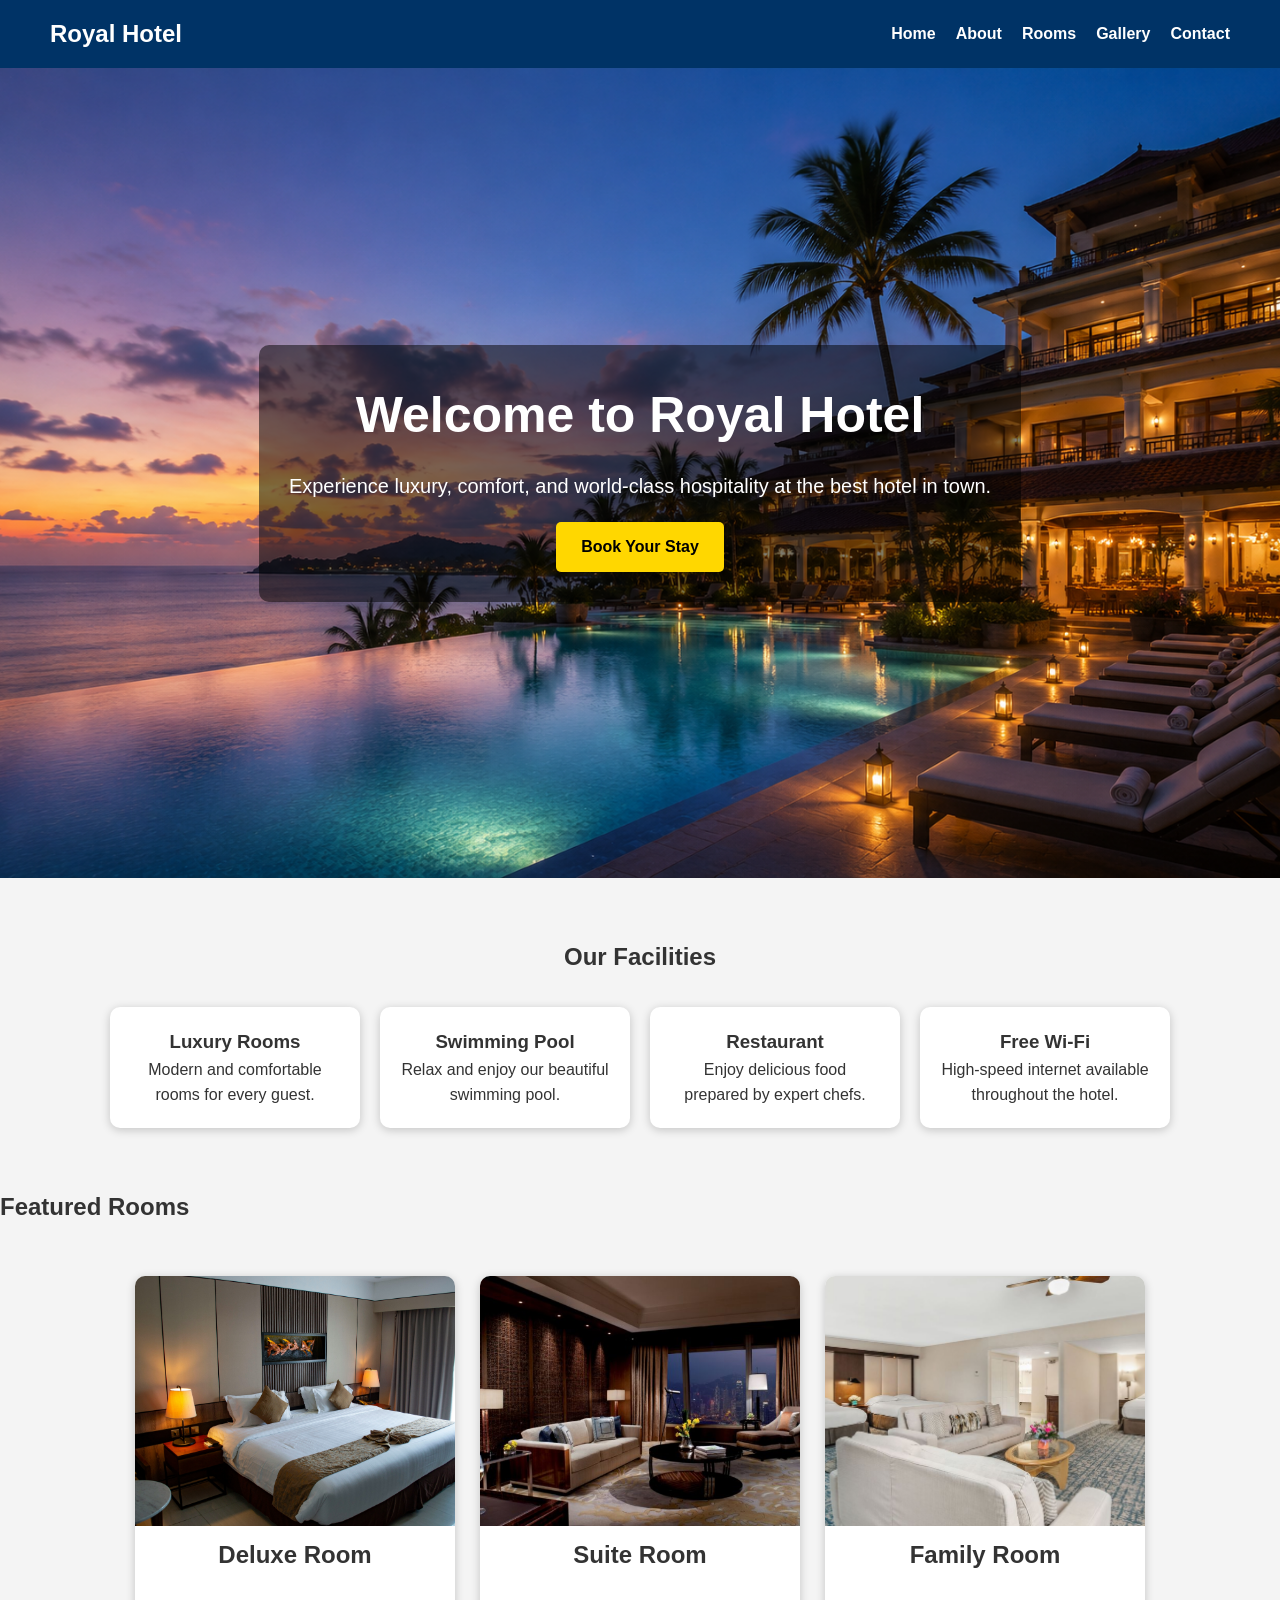
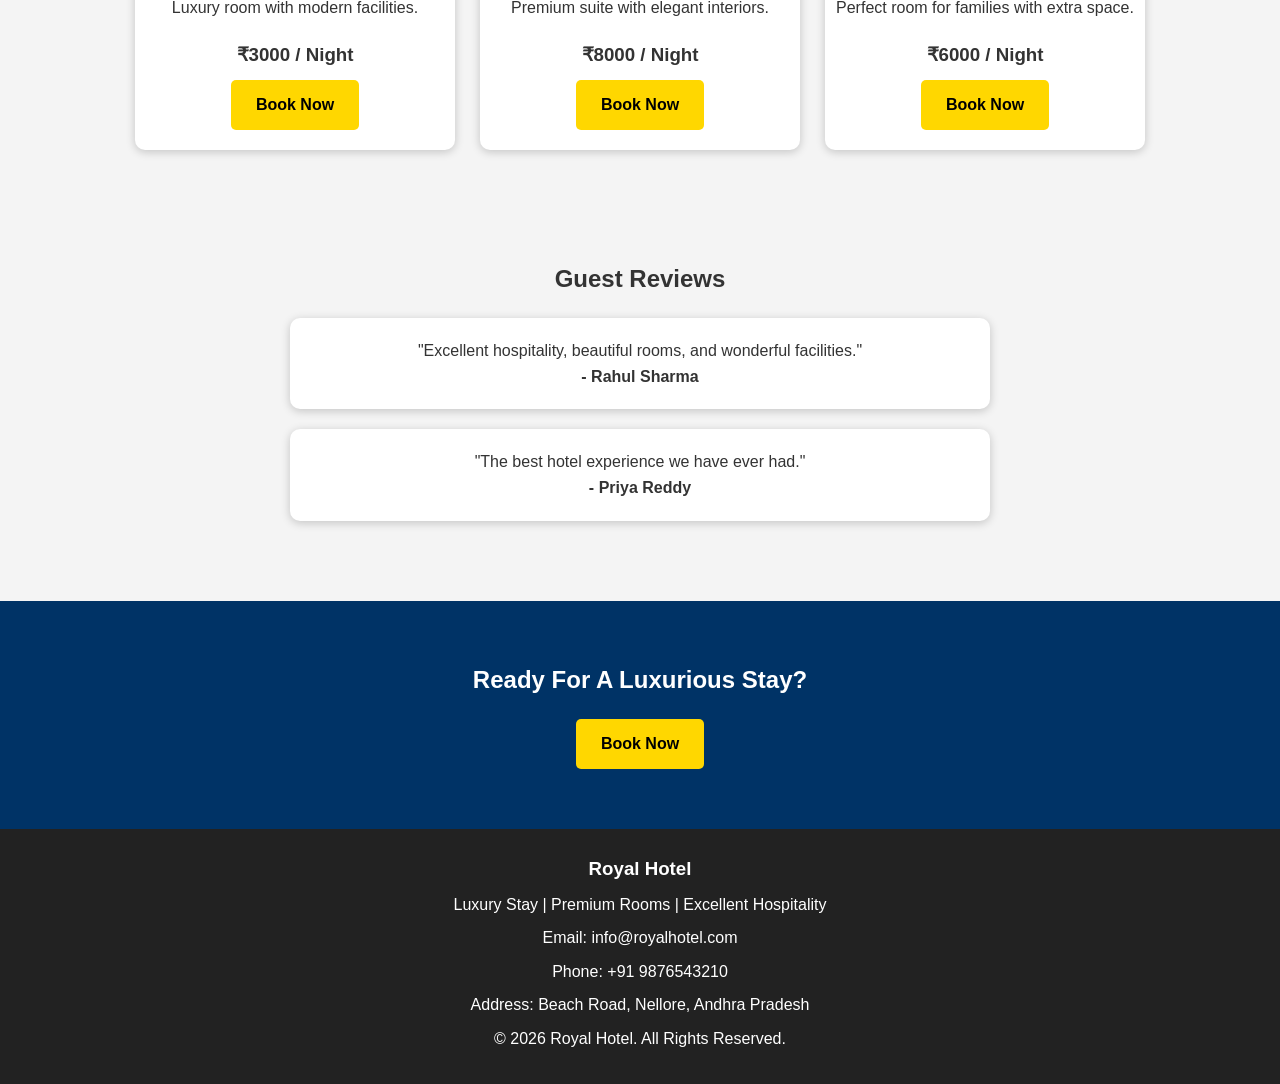
<file: index.html>
<!DOCTYPE html>
<html lang="en">

<head>
    <meta charset="UTF-8">
    <meta name="viewport" content="width=device-width, initial-scale=1.0">

    <title>Royal Hotel - Luxury Stay</title>

    <meta name="description"
        content="Royal Hotel offers luxury rooms, family rooms, swimming pool, restaurant and premium hospitality.">

    <meta name="keywords"
        content="hotel, luxury hotel, rooms, family room, booking, accommodation">

    <link rel="stylesheet" href="css/style.css">
</head>

<body>

    <!-- Navigation Bar -->

    <nav>

        <div class="logo">
            <h2>Royal Hotel</h2>
        </div>

        <ul>
            <li><a href="index.html">Home</a></li>
            <li><a href="about.html">About</a></li>
            <li><a href="rooms.html">Rooms</a></li>
            <li><a href="gallery.html">Gallery</a></li>
            <li><a href="contact.html">Contact</a></li>
        </ul>

    </nav>

    <!-- Hero Section -->

    <section class="hero">

        <div class="hero-content">

            <h1>Welcome to Royal Hotel</h1>

            <p>
                Experience luxury, comfort, and world-class hospitality
                at the best hotel in town.
            </p>

            <a href="contact.html" class="btn">
                Book Your Stay
            </a>

        </div>

    </section>

    <!-- Facilities Section -->

    <section class="facilities">

        <h2>Our Facilities</h2>

        <div class="facility-container">

            <div class="facility-card">
                <h3>Luxury Rooms</h3>
                <p>Modern and comfortable rooms for every guest.</p>
            </div>

            <div class="facility-card">
                <h3>Swimming Pool</h3>
                <p>Relax and enjoy our beautiful swimming pool.</p>
            </div>

            <div class="facility-card">
                <h3>Restaurant</h3>
                <p>Enjoy delicious food prepared by expert chefs.</p>
            </div>

            <div class="facility-card">
                <h3>Free Wi-Fi</h3>
                <p>High-speed internet available throughout the hotel.</p>
            </div>

        </div>

    </section>

    <!-- Featured Rooms -->

    <section class="featured-rooms">

        <h2>Featured Rooms</h2>

        <div class="room-container">

            <div class="room-card">

                <img src="images/deluxe-room.jpg"
                    alt="Deluxe Room">

                <h2>Deluxe Room</h2>

                <p>Luxury room with modern facilities.</p>

                <h3>₹3000 / Night</h3>

                <a href="contact.html" class="btn">
                    Book Now
                </a>

            </div>

            <div class="room-card">

                <img src="images/suite-room.jpg"
                    alt="Suite Room">

                <h2>Suite Room</h2>

                <p>Premium suite with elegant interiors.</p>

                <h3>₹8000 / Night</h3>

                <a href="contact.html" class="btn">
                    Book Now
                </a>

            </div>

            <div class="room-card">

                <img src="images/family-room.jpg"
                    alt="Family Room">

                <h2>Family Room</h2>

                <p>Perfect room for families with extra space.</p>

                <h3>₹6000 / Night</h3>

                <a href="contact.html" class="btn">
                    Book Now
                </a>

            </div>

        </div>

    </section>

    <!-- Reviews -->

    <section class="reviews">

        <h2>Guest Reviews</h2>

        <div class="review-box">

            <p>
                "Excellent hospitality, beautiful rooms,
                and wonderful facilities."
            </p>

            <h4>- Rahul Sharma</h4>

        </div>

        <div class="review-box">

            <p>
                "The best hotel experience we have ever had."
            </p>

            <h4>- Priya Reddy</h4>

        </div>

    </section>

    <!-- Call To Action -->

    <section class="cta">

        <h2>Ready For A Luxurious Stay?</h2>

        <a href="contact.html" class="btn">
            Book Now
        </a>

    </section>

    <!-- Footer -->

    <footer>

        <h3>Royal Hotel</h3>

        <p>Luxury Stay | Premium Rooms | Excellent Hospitality</p>

        <p>Email: info@royalhotel.com</p>

        <p>Phone: +91 9876543210</p>

        <p>Address: Beach Road, Nellore, Andhra Pradesh</p>

        <p>&copy; 2026 Royal Hotel. All Rights Reserved.</p>

    </footer>

    <script src="js/script.js"></script>

</body>

</html>
</file>
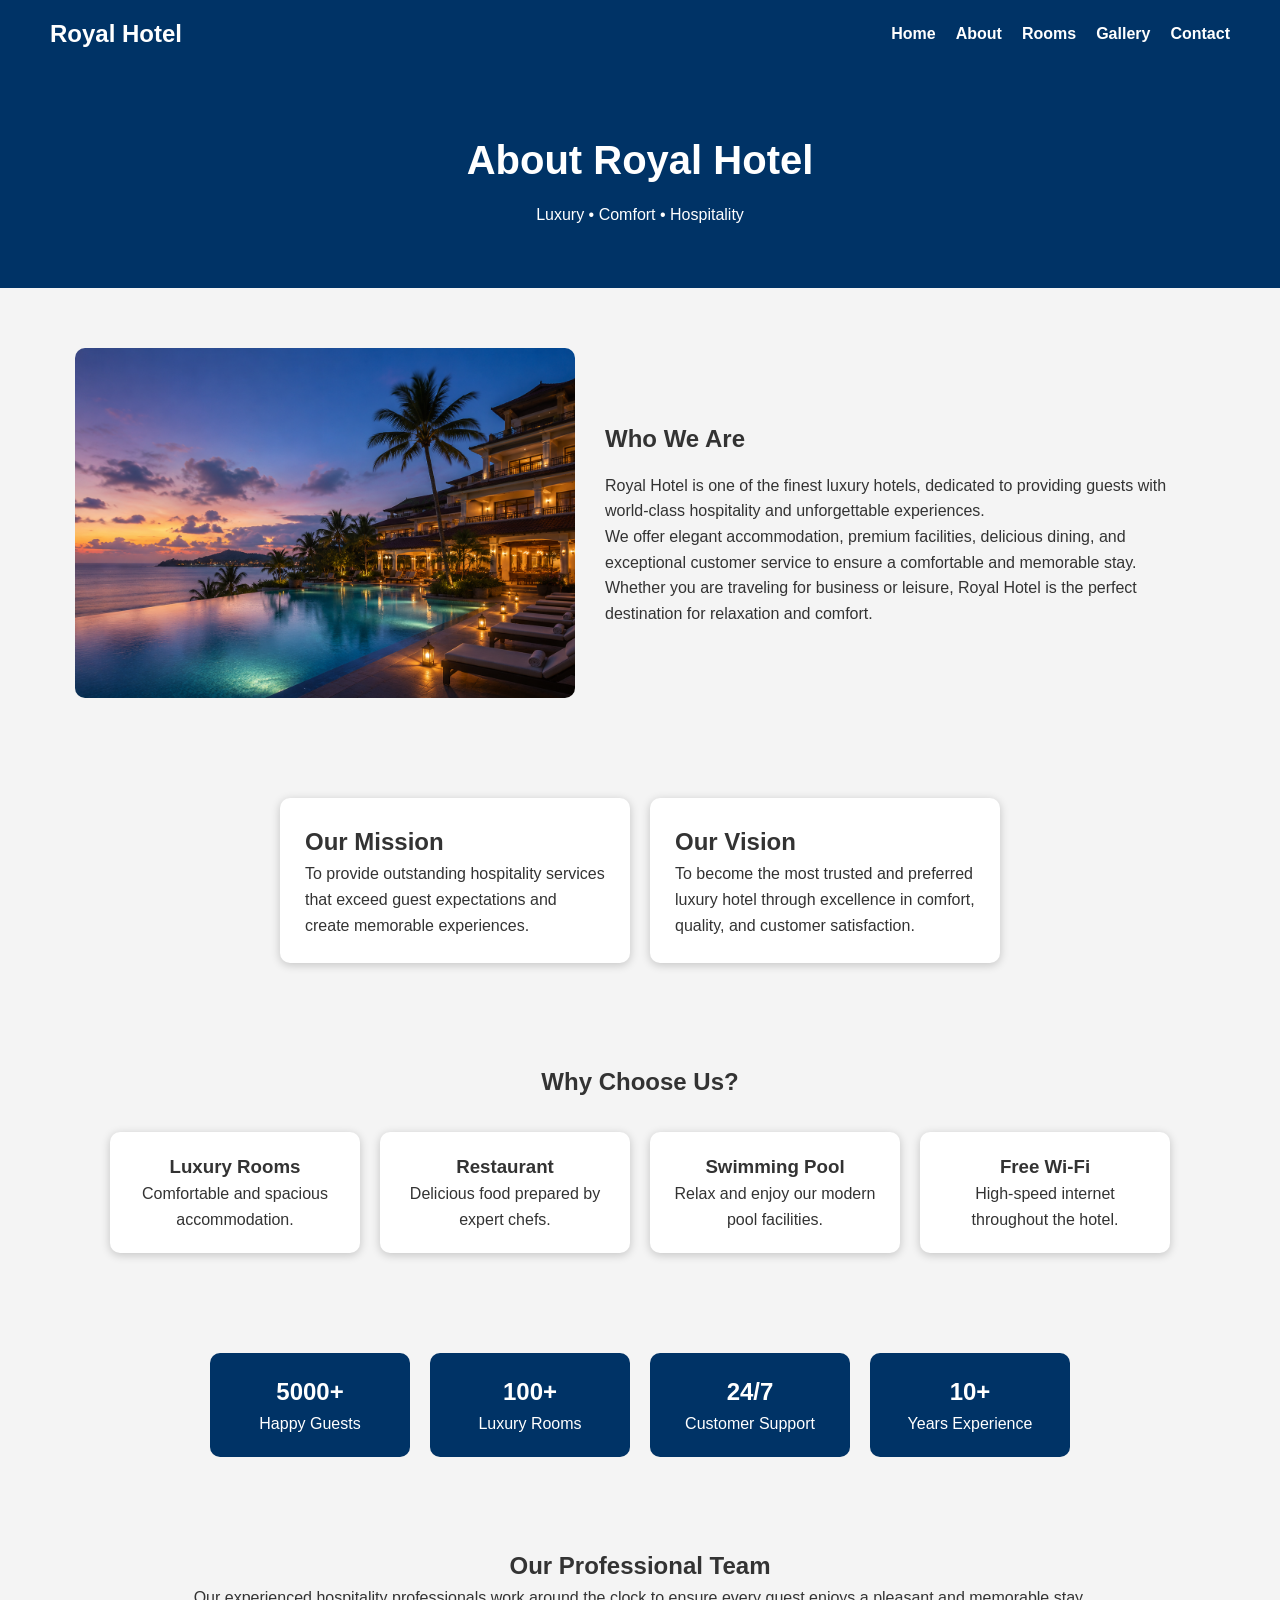
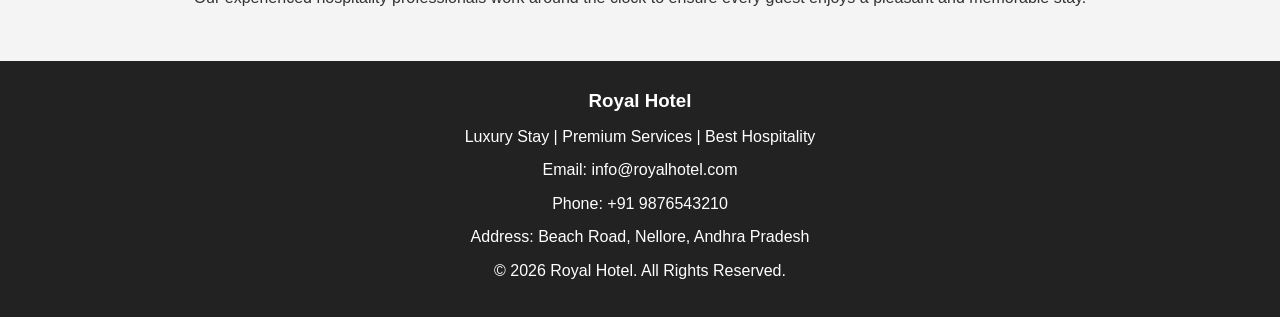
<file: about.html>
<!DOCTYPE html>
<html lang="en">

<head>
    <meta charset="UTF-8">
    <meta name="viewport" content="width=device-width, initial-scale=1.0">

    <title>About Us - Royal Hotel</title>

    <meta name="description"
        content="Learn more about Royal Hotel, our mission, vision and hospitality services.">

    <meta name="keywords"
        content="about hotel, luxury hotel, hospitality, accommodation">

    <link rel="stylesheet" href="css/style.css">
</head>

<body>

    <!-- Navigation -->

    <nav>

        <div class="logo">
            <h2>Royal Hotel</h2>
        </div>

        <ul>
            <li><a href="index.html">Home</a></li>
            <li><a href="about.html">About</a></li>
            <li><a href="rooms.html">Rooms</a></li>
            <li><a href="gallery.html">Gallery</a></li>
            <li><a href="contact.html">Contact</a></li>
        </ul>

    </nav>

    <!-- Banner -->

    <section class="page-banner">

        <h1>About Royal Hotel</h1>

        <p>Luxury • Comfort • Hospitality</p>

    </section>

    <!-- About Section -->

    <section class="about-section">

        <div class="about-image">

            <img src="images/hotel-banner.jpg"
                alt="Royal Hotel Building">

        </div>

        <div class="about-content">

            <h2>Who We Are</h2>

            <p>
                Royal Hotel is one of the finest luxury hotels,
                dedicated to providing guests with world-class
                hospitality and unforgettable experiences.
            </p>

            <p>
                We offer elegant accommodation, premium facilities,
                delicious dining, and exceptional customer service
                to ensure a comfortable and memorable stay.
            </p>

            <p>
                Whether you are traveling for business or leisure,
                Royal Hotel is the perfect destination for relaxation
                and comfort.
            </p>

        </div>

    </section>

    <!-- Mission & Vision -->

    <section class="mission-vision">

        <div class="card">

            <h2>Our Mission</h2>

            <p>
                To provide outstanding hospitality services that
                exceed guest expectations and create memorable
                experiences.
            </p>

        </div>

        <div class="card">

            <h2>Our Vision</h2>

            <p>
                To become the most trusted and preferred luxury
                hotel through excellence in comfort, quality,
                and customer satisfaction.
            </p>

        </div>

    </section>

    <!-- Why Choose Us -->

    <section class="facilities">

        <h2>Why Choose Us?</h2>

        <div class="facility-container">

            <div class="facility-card">
                <h3>Luxury Rooms</h3>
                <p>Comfortable and spacious accommodation.</p>
            </div>

            <div class="facility-card">
                <h3>Restaurant</h3>
                <p>Delicious food prepared by expert chefs.</p>
            </div>

            <div class="facility-card">
                <h3>Swimming Pool</h3>
                <p>Relax and enjoy our modern pool facilities.</p>
            </div>

            <div class="facility-card">
                <h3>Free Wi-Fi</h3>
                <p>High-speed internet throughout the hotel.</p>
            </div>

        </div>

    </section>

    <!-- Statistics -->

    <section class="stats">

        <div class="stat-box">
            <h2>5000+</h2>
            <p>Happy Guests</p>
        </div>

        <div class="stat-box">
            <h2>100+</h2>
            <p>Luxury Rooms</p>
        </div>

        <div class="stat-box">
            <h2>24/7</h2>
            <p>Customer Support</p>
        </div>

        <div class="stat-box">
            <h2>10+</h2>
            <p>Years Experience</p>
        </div>

    </section>

    <!-- Team -->

    <section class="team">

        <h2>Our Professional Team</h2>

        <p>
            Our experienced hospitality professionals work
            around the clock to ensure every guest enjoys
            a pleasant and memorable stay.
        </p>

    </section>

    <!-- Footer -->

    <footer>

        <h3>Royal Hotel</h3>

        <p>Luxury Stay | Premium Services | Best Hospitality</p>

        <p>Email: info@royalhotel.com</p>

        <p>Phone: +91 9876543210</p>

        <p>Address: Beach Road, Nellore, Andhra Pradesh</p>

        <p>&copy; 2026 Royal Hotel. All Rights Reserved.</p>

    </footer>

    <script src="js/script.js"></script>

</body>

</html>
</file>
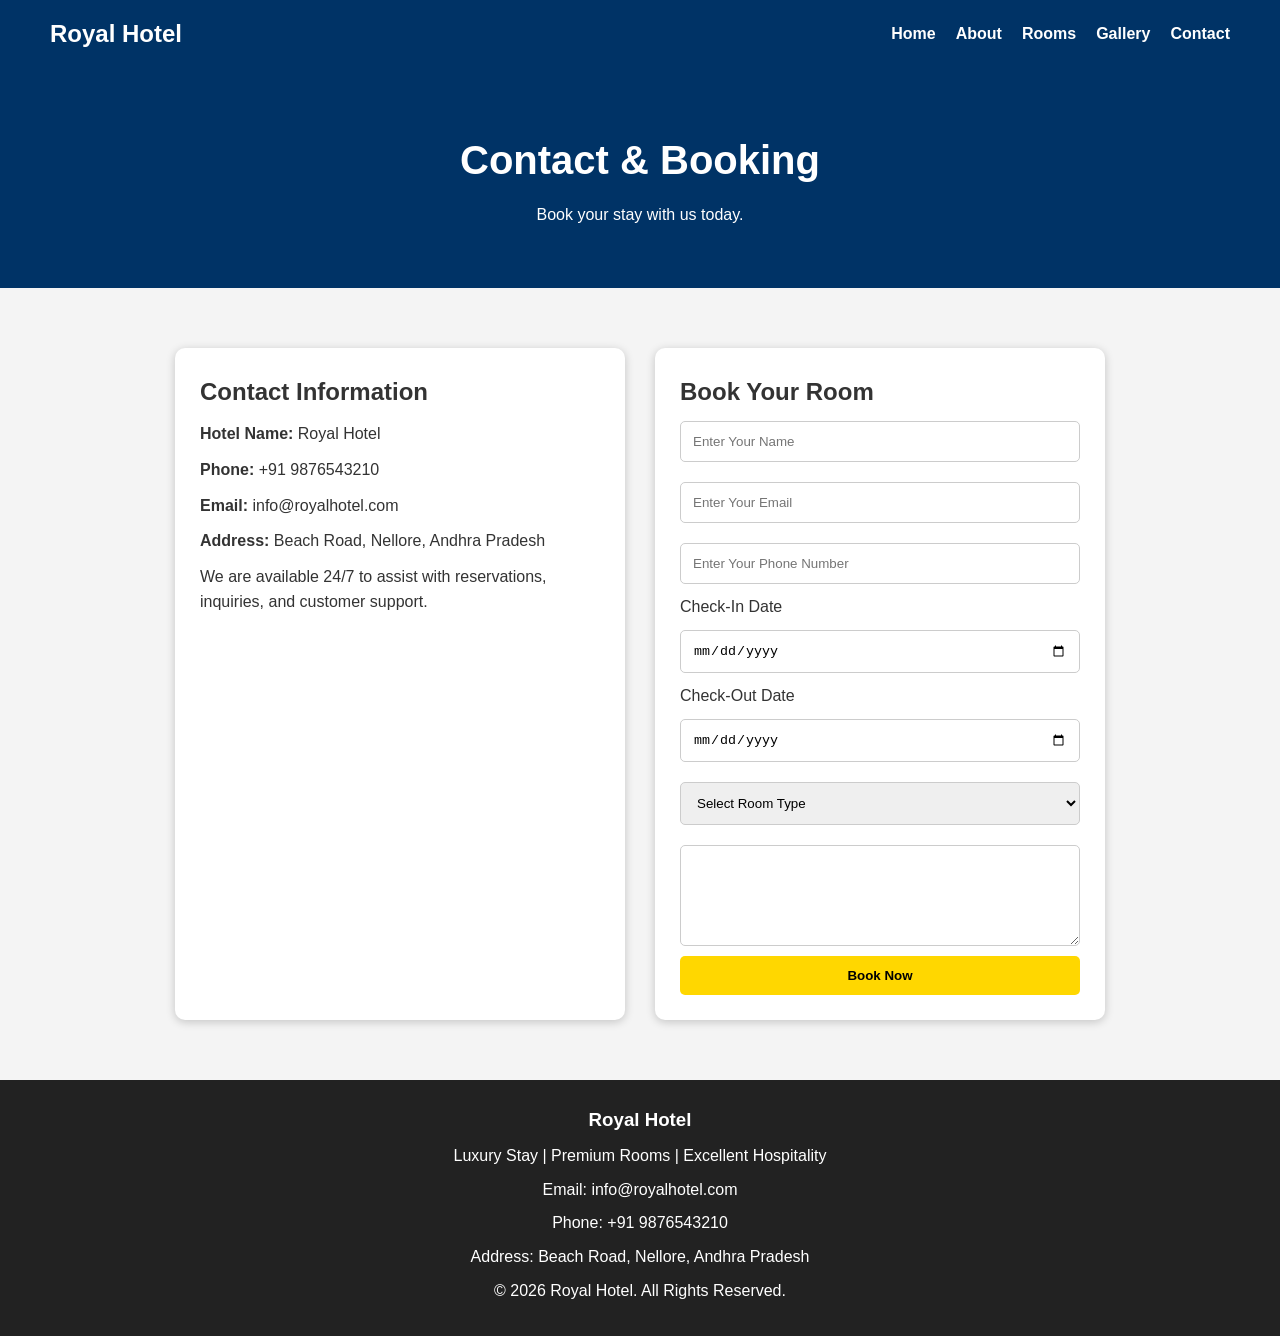
<file: contact.html>
<!DOCTYPE html>
<html lang="en">

<head>
    <meta charset="UTF-8">
    <meta name="viewport" content="width=device-width, initial-scale=1.0">

    <title>Contact Us - Royal Hotel</title>

    <meta name="description"
        content="Contact Royal Hotel for room bookings, reservations and inquiries.">

    <meta name="keywords"
        content="hotel booking, contact hotel, room reservation, hotel inquiry">

    <link rel="stylesheet" href="css/style.css">
</head>

<body>

    <!-- Navigation -->

    <nav>

        <div class="logo">
            <h2>Royal Hotel</h2>
        </div>

        <ul>
            <li><a href="index.html">Home</a></li>
            <li><a href="about.html">About</a></li>
            <li><a href="rooms.html">Rooms</a></li>
            <li><a href="gallery.html">Gallery</a></li>
            <li><a href="contact.html">Contact</a></li>
        </ul>

    </nav>

    <!-- Page Banner -->

    <section class="page-banner">

        <h1>Contact & Booking</h1>

        <p>Book your stay with us today.</p>

    </section>

    <!-- Contact Section -->

    <section class="contact-section">

        <!-- Contact Information -->

        <div class="contact-info">

            <h2>Contact Information</h2>

            <p><strong>Hotel Name:</strong> Royal Hotel</p>

            <p><strong>Phone:</strong> +91 9876543210</p>

            <p><strong>Email:</strong> info@royalhotel.com</p>

            <p><strong>Address:</strong> Beach Road, Nellore, Andhra Pradesh</p>

            <p>
                We are available 24/7 to assist with reservations,
                inquiries, and customer support.
            </p>

        </div>

        <!-- Booking Form -->

        <div class="booking-form">

            <h2>Book Your Room</h2>

            <form onsubmit="return validateForm()">

                <input
                    type="text"
                    id="name"
                    placeholder="Enter Your Name"
                    required>

                <input
                    type="email"
                    id="email"
                    placeholder="Enter Your Email"
                    required>

                <input
                    type="tel"
                    id="phone"
                    placeholder="Enter Your Phone Number"
                    required>

                <label>Check-In Date</label>

                <input
                    type="date"
                    id="checkin"
                    required>

                <label>Check-Out Date</label>

                <input
                    type="date"
                    id="checkout"
                    required>

                <select id="room" required>

                    <option value="">
                        Select Room Type
                    </option>

                    <option value="Deluxe Room">
                        Deluxe Room
                    </option>

                    <option value="Suite Room">
                        Suite Room
                    </option>

                    <option value="Family Room">
                        Family Room
                    </option>

                </select>

                <textarea
                    rows="5"
                    placeholder="Special Requests (Optional)">
                </textarea>

                <button type="submit" class="btn">
                    Book Now
                </button>

            </form>

        </div>

    </section>

    <!-- Footer -->

    <footer>

        <h3>Royal Hotel</h3>

        <p>Luxury Stay | Premium Rooms | Excellent Hospitality</p>

        <p>Email: info@royalhotel.com</p>

        <p>Phone: +91 9876543210</p>

        <p>Address: Beach Road, Nellore, Andhra Pradesh</p>

        <p>&copy; 2026 Royal Hotel. All Rights Reserved.</p>

    </footer>

    <script src="js/script.js"></script>

</body>

</html>
</file>
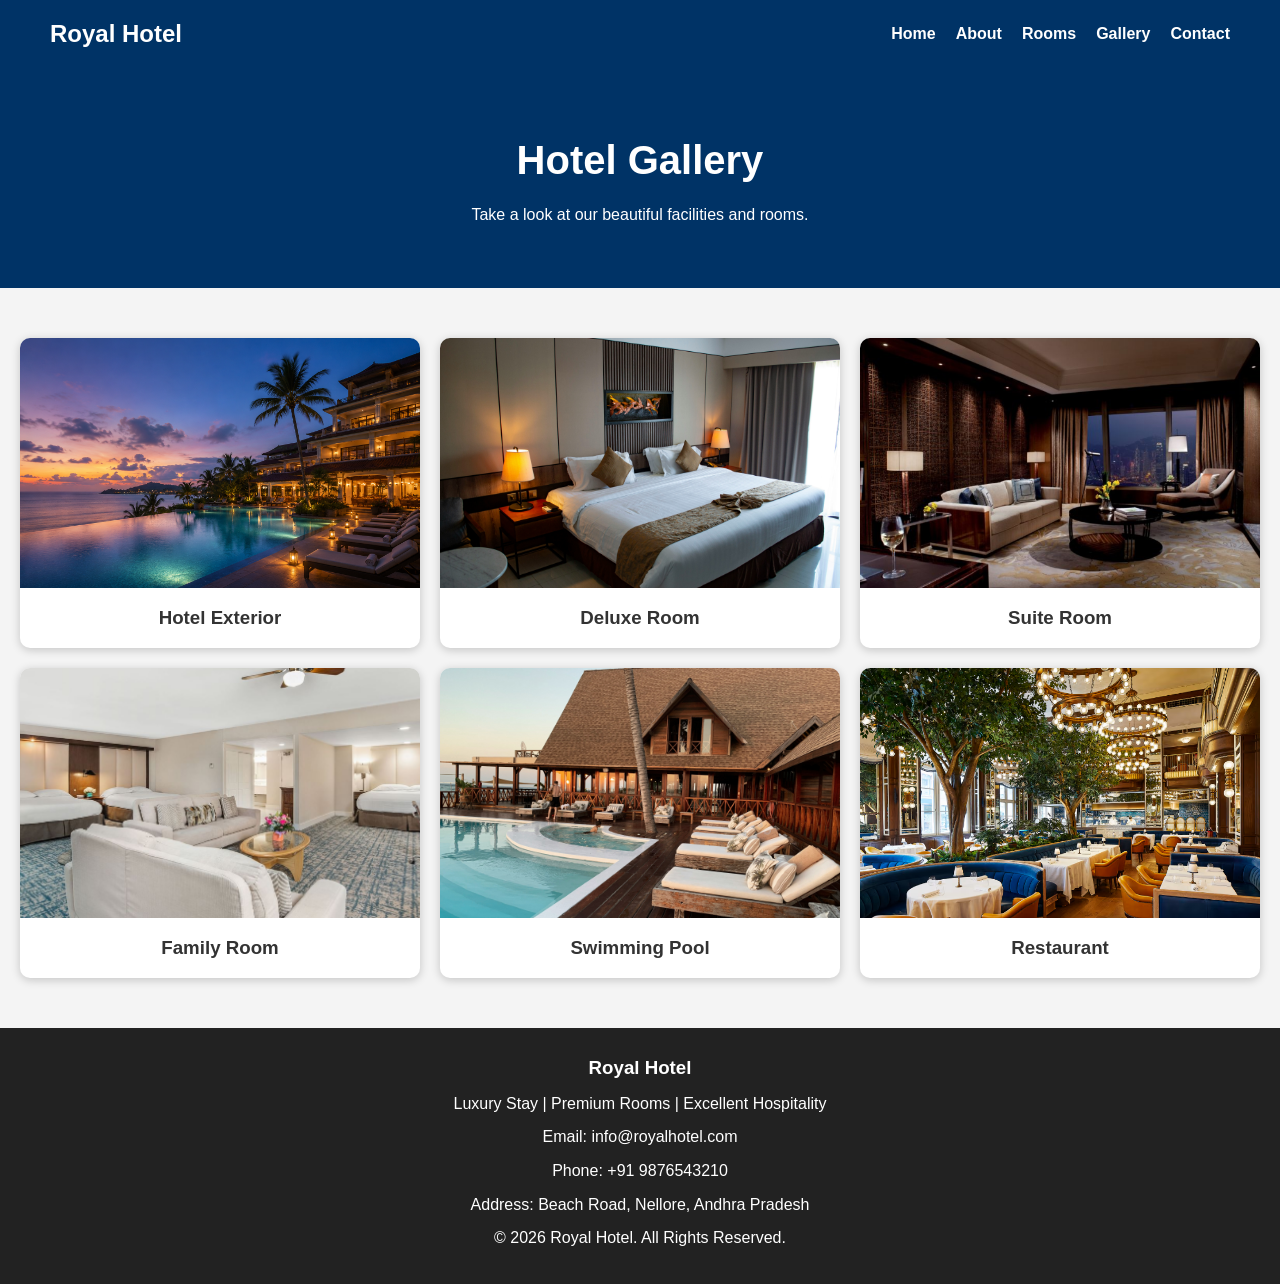
<file: gallery.html>
<!DOCTYPE html>
<html lang="en">

<head>
    <meta charset="UTF-8">
    <meta name="viewport" content="width=device-width, initial-scale=1.0">

    <title>Gallery - Royal Hotel</title>

    <meta name="description"
        content="Explore the gallery of Royal Hotel featuring luxury rooms, swimming pool, restaurant and premium facilities.">

    <meta name="keywords"
        content="hotel gallery, hotel images, luxury rooms, swimming pool, restaurant">

    <link rel="stylesheet" href="css/style.css">
</head>

<body>

    <!-- Navigation -->

    <nav>

        <div class="logo">
            <h2>Royal Hotel</h2>
        </div>

        <ul>
            <li><a href="index.html">Home</a></li>
            <li><a href="about.html">About</a></li>
            <li><a href="rooms.html">Rooms</a></li>
            <li><a href="gallery.html">Gallery</a></li>
            <li><a href="contact.html">Contact</a></li>
        </ul>

    </nav>

    <!-- Page Banner -->

    <section class="page-banner">

        <h1>Hotel Gallery</h1>

        <p>Take a look at our beautiful facilities and rooms.</p>

    </section>

    <!-- Gallery Section -->

    <section class="gallery-section">

        <div class="gallery-container">

            <div class="gallery-item">
                <img src="images/hotel-banner.jpg" alt="Hotel Exterior">
                <h3>Hotel Exterior</h3>
            </div>

            <div class="gallery-item">
                <img src="images/deluxe-room.jpg" alt="Deluxe Room">
                <h3>Deluxe Room</h3>
            </div>

            <div class="gallery-item">
                <img src="images/suite-room.jpg" alt="Suite Room">
                <h3>Suite Room</h3>
            </div>

            <div class="gallery-item">
                <img src="images/family-room.jpg" alt="Family Room">
                <h3>Family Room</h3>
            </div>

            <div class="gallery-item">
                <img src="images/pool.jpg" alt="Swimming Pool">
                <h3>Swimming Pool</h3>
            </div>

            <div class="gallery-item">
                <img src="images/restaurant.jpg" alt="Restaurant">
                <h3>Restaurant</h3>
            </div>

        </div>

    </section>

    <!-- Footer -->

    <footer>

        <h3>Royal Hotel</h3>

        <p>Luxury Stay | Premium Rooms | Excellent Hospitality</p>

        <p>Email: info@royalhotel.com</p>

        <p>Phone: +91 9876543210</p>

        <p>Address: Beach Road, Nellore, Andhra Pradesh</p>

        <p>&copy; 2026 Royal Hotel. All Rights Reserved.</p>

    </footer>

    <script src="js/script.js"></script>

</body>

</html>
</file>
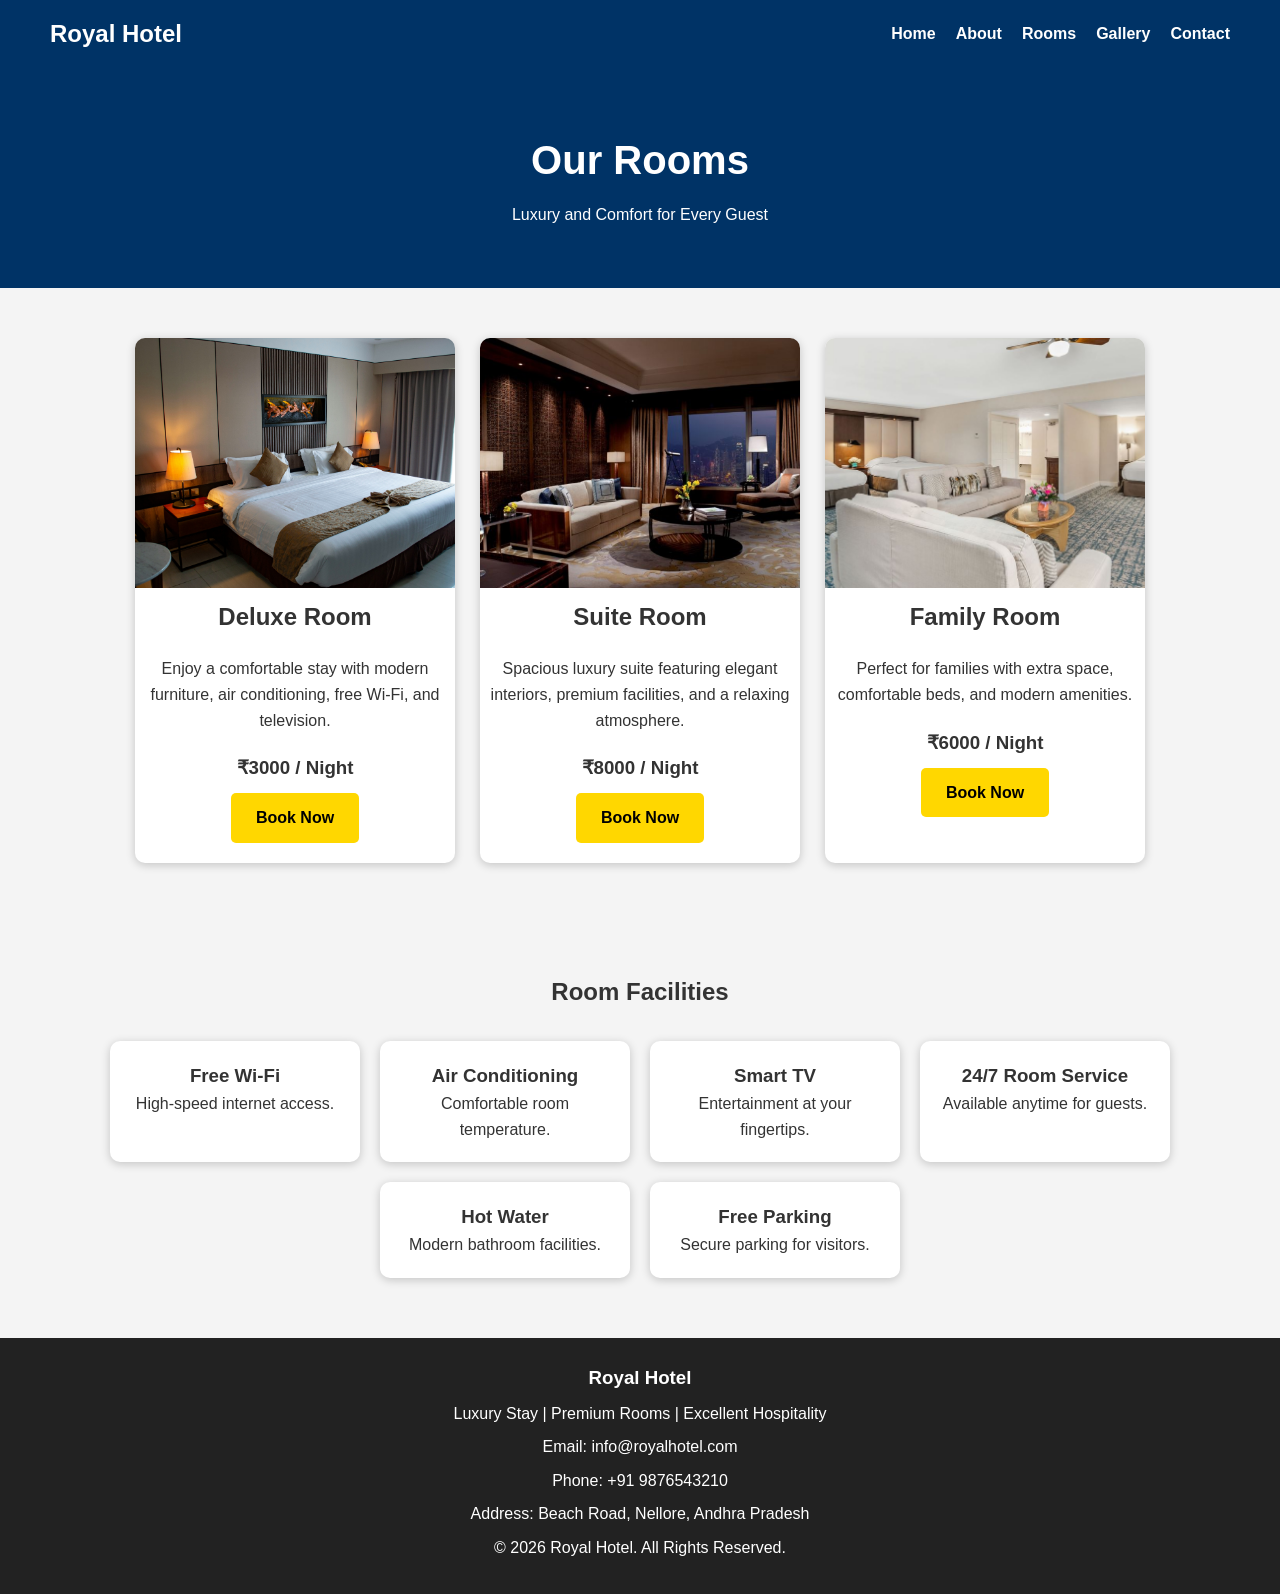
<file: rooms.html>
<!DOCTYPE html>
<html lang="en">

<head>
    <meta charset="UTF-8">
    <meta name="viewport" content="width=device-width, initial-scale=1.0">

    <title>Rooms - Royal Hotel</title>

    <meta name="description"
        content="Explore luxury rooms and suites at Royal Hotel with premium facilities and affordable prices.">

    <meta name="keywords"
        content="hotel rooms, deluxe room, suite room, family room, luxury accommodation">

    <link rel="stylesheet" href="css/style.css">
</head>

<body>

    <!-- Navigation -->

    <nav>

        <div class="logo">
            <h2>Royal Hotel</h2>
        </div>

        <ul>
            <li><a href="index.html">Home</a></li>
            <li><a href="about.html">About</a></li>
            <li><a href="rooms.html">Rooms</a></li>
            <li><a href="gallery.html">Gallery</a></li>
            <li><a href="contact.html">Contact</a></li>
        </ul>

    </nav>

    <!-- Page Banner -->

    <section class="page-banner">

        <h1>Our Rooms</h1>

        <p>Luxury and Comfort for Every Guest</p>

    </section>

    <!-- Rooms Section -->

    <section class="rooms-section">

        <!-- Deluxe Room -->

        <div class="room-card">

            <img src="images/deluxe-room.jpg"
                alt="Deluxe Room">

            <h2>Deluxe Room</h2>

            <p>
                Enjoy a comfortable stay with modern furniture,
                air conditioning, free Wi-Fi, and television.
            </p>

            <h3>₹3000 / Night</h3>

            <a href="contact.html" class="btn">
                Book Now
            </a>

        </div>

        <!-- Suite Room -->

        <div class="room-card">

            <img src="images/suite-room.jpg"
                alt="Suite Room">

            <h2>Suite Room</h2>

            <p>
                Spacious luxury suite featuring elegant interiors,
                premium facilities, and a relaxing atmosphere.
            </p>

            <h3>₹8000 / Night</h3>

            <a href="contact.html" class="btn">
                Book Now
            </a>

        </div>

        <!-- Family Room -->

        <div class="room-card">

            <img src="images/family-room.jpg"
                alt="Family Room">

            <h2>Family Room</h2>

            <p>
                Perfect for families with extra space,
                comfortable beds, and modern amenities.
            </p>

            <h3>₹6000 / Night</h3>

            <a href="contact.html" class="btn">
                Book Now
            </a>

        </div>

    </section>

    <!-- Room Facilities -->

    <section class="facilities">

        <h2>Room Facilities</h2>

        <div class="facility-container">

            <div class="facility-card">
                <h3>Free Wi-Fi</h3>
                <p>High-speed internet access.</p>
            </div>

            <div class="facility-card">
                <h3>Air Conditioning</h3>
                <p>Comfortable room temperature.</p>
            </div>

            <div class="facility-card">
                <h3>Smart TV</h3>
                <p>Entertainment at your fingertips.</p>
            </div>

            <div class="facility-card">
                <h3>24/7 Room Service</h3>
                <p>Available anytime for guests.</p>
            </div>

            <div class="facility-card">
                <h3>Hot Water</h3>
                <p>Modern bathroom facilities.</p>
            </div>

            <div class="facility-card">
                <h3>Free Parking</h3>
                <p>Secure parking for visitors.</p>
            </div>

        </div>

    </section>

    <!-- Footer -->

    <footer>

        <h3>Royal Hotel</h3>

        <p>Luxury Stay | Premium Rooms | Excellent Hospitality</p>

        <p>Email: info@royalhotel.com</p>

        <p>Phone: +91 9876543210</p>

        <p>Address: Beach Road, Nellore, Andhra Pradesh</p>

        <p>&copy; 2026 Royal Hotel. All Rights Reserved.</p>

    </footer>

    <script src="js/script.js"></script>

</body>

</html>
</file>
<file: css/style.css>
/* =========================
   RESET
========================= */

*{
    margin:0;
    padding:0;
    box-sizing:border-box;
}

body{
    font-family:Arial, sans-serif;
    background:#f4f4f4;
    color:#333;
    line-height:1.6;
}

img{
    display:block;
    width:100%;
}

/* =========================
   NAVIGATION
========================= */

nav{
    background:#003366;
    color:white;
    display:flex;
    justify-content:space-between;
    align-items:center;
    padding:15px 50px;
}

.logo h2{
    color:white;
}

nav ul{
    list-style:none;
    display:flex;
}

nav ul li{
    margin-left:20px;
}

nav ul li a{
    text-decoration:none;
    color:white;
    font-weight:bold;
    transition:0.3s;
}

nav ul li a:hover{
    color:#ffd700;
}

/* =========================
   HERO SECTION
========================= */

.hero{
    background:url("../images/hotel-banner.jpg");
    background-size:cover;
    background-position:center;
    height:90vh;

    display:flex;
    justify-content:center;
    align-items:center;
    text-align:center;
}

.hero-content{
    background:rgba(0,0,0,0.5);
    color:white;
    padding:30px;
    border-radius:10px;
}

.hero-content h1{
    font-size:50px;
    margin-bottom:15px;
}

.hero-content p{
    font-size:20px;
    margin-bottom:20px;
}

/* =========================
   BUTTONS
========================= */

.btn{
    display:inline-block;
    background:#ffd700;
    color:black;
    text-decoration:none;
    padding:12px 25px;
    border-radius:5px;
    font-weight:bold;
    transition:0.3s;
}

.btn:hover{
    background:#ffb700;
}

/* =========================
   PAGE BANNER
========================= */

.page-banner{
    background:#003366;
    color:white;
    text-align:center;
    padding:60px 20px;
}

.page-banner h1{
    font-size:40px;
    margin-bottom:10px;
}

/* =========================
   FACILITIES
========================= */

.facilities{
    padding:60px 20px;
    text-align:center;
}

.facilities h2{
    margin-bottom:30px;
}

.facility-container{
    display:flex;
    flex-wrap:wrap;
    justify-content:center;
    gap:20px;
}

.facility-card{
    background:white;
    width:250px;
    padding:20px;
    border-radius:10px;
    box-shadow:0 2px 10px rgba(0,0,0,0.2);
}

/* =========================
   ABOUT SECTION
========================= */

.about-section{
    display:flex;
    flex-wrap:wrap;
    justify-content:center;
    align-items:center;
    gap:30px;
    padding:60px 20px;
}

.about-image img{
    width:500px;
    height:350px;
    object-fit:cover;
    border-radius:10px;
}

.about-content{
    max-width:600px;
}

.about-content h2{
    margin-bottom:15px;
}

/* =========================
   MISSION & VISION
========================= */

.mission-vision{
    display:flex;
    flex-wrap:wrap;
    justify-content:center;
    gap:20px;
    padding:40px 20px;
}

.card{
    background:white;
    width:350px;
    padding:25px;
    border-radius:10px;
    box-shadow:0 2px 10px rgba(0,0,0,0.2);
}

/* =========================
   STATS
========================= */

.stats{
    display:flex;
    flex-wrap:wrap;
    justify-content:center;
    gap:20px;
    padding:40px 20px;
}

.stat-box{
    background:#003366;
    color:white;
    width:200px;
    padding:20px;
    text-align:center;
    border-radius:10px;
}

/* =========================
   ROOMS
========================= */

.room-container,
.rooms-section{
    display:flex;
    flex-wrap:wrap;
    justify-content:center;
    gap:25px;
    padding:50px 20px;
}

.room-card{
    background:white;
    width:320px;
    border-radius:10px;
    overflow:hidden;
    box-shadow:0 2px 10px rgba(0,0,0,0.2);
    text-align:center;
}

.room-card img{
    height:250px;
    object-fit:cover;
}

.room-card h2,
.room-card p,
.room-card h3{
    padding:10px;
}

.room-card .btn{
    margin-bottom:20px;
}

/* =========================
   REVIEWS
========================= */

.reviews{
    text-align:center;
    padding:60px 20px;
}

.review-box{
    background:white;
    max-width:700px;
    margin:20px auto;
    padding:20px;
    border-radius:10px;
    box-shadow:0 2px 10px rgba(0,0,0,0.2);
}

/* =========================
   CTA
========================= */

.cta{
    background:#003366;
    color:white;
    text-align:center;
    padding:60px 20px;
}

.cta h2{
    margin-bottom:20px;
}

/* =========================
   GALLERY
========================= */

.gallery-section{
    padding:50px 20px;
}

.gallery-container{
    display:grid;
    grid-template-columns:repeat(auto-fit,minmax(300px,1fr));
    gap:20px;
}

.gallery-item{
    background:white;
    border-radius:10px;
    overflow:hidden;
    box-shadow:0 2px 10px rgba(0,0,0,0.2);
    text-align:center;
}

.gallery-item img{
    height:250px;
    object-fit:cover;
}

.gallery-item h3{
    padding:15px;
}

/* =========================
   CONTACT
========================= */

.contact-section{
    display:flex;
    flex-wrap:wrap;
    justify-content:center;
    gap:30px;
    padding:60px 20px;
}

.contact-info,
.booking-form{
    background:white;
    width:450px;
    padding:25px;
    border-radius:10px;
    box-shadow:0 2px 10px rgba(0,0,0,0.2);
}

.contact-info p{
    margin:10px 0;
}

.booking-form form{
    display:flex;
    flex-direction:column;
}

.booking-form input,
.booking-form select,
.booking-form textarea{
    padding:12px;
    margin:10px 0;
    border:1px solid #ccc;
    border-radius:5px;
}

.booking-form button{
    border:none;
    cursor:pointer;
}

/* =========================
   TEAM
========================= */

.team{
    text-align:center;
    padding:50px 20px;
}

/* =========================
   FOOTER
========================= */

footer{
    background:#222;
    color:white;
    text-align:center;
    padding:25px;
}

footer p{
    margin:8px 0;
}

/* =========================
   RESPONSIVE DESIGN
========================= */

@media(max-width:768px){

    nav{
        flex-direction:column;
        text-align:center;
    }

    nav ul{
        flex-direction:column;
        margin-top:15px;
    }

    nav ul li{
        margin:10px 0;
    }

    .hero-content h1{
        font-size:32px;
    }

    .about-image img{
        width:100%;
        height:250px;
    }

    .contact-info,
    .booking-form,
    .room-card,
    .facility-card,
    .card{
        width:100%;
    }
}
</file>
